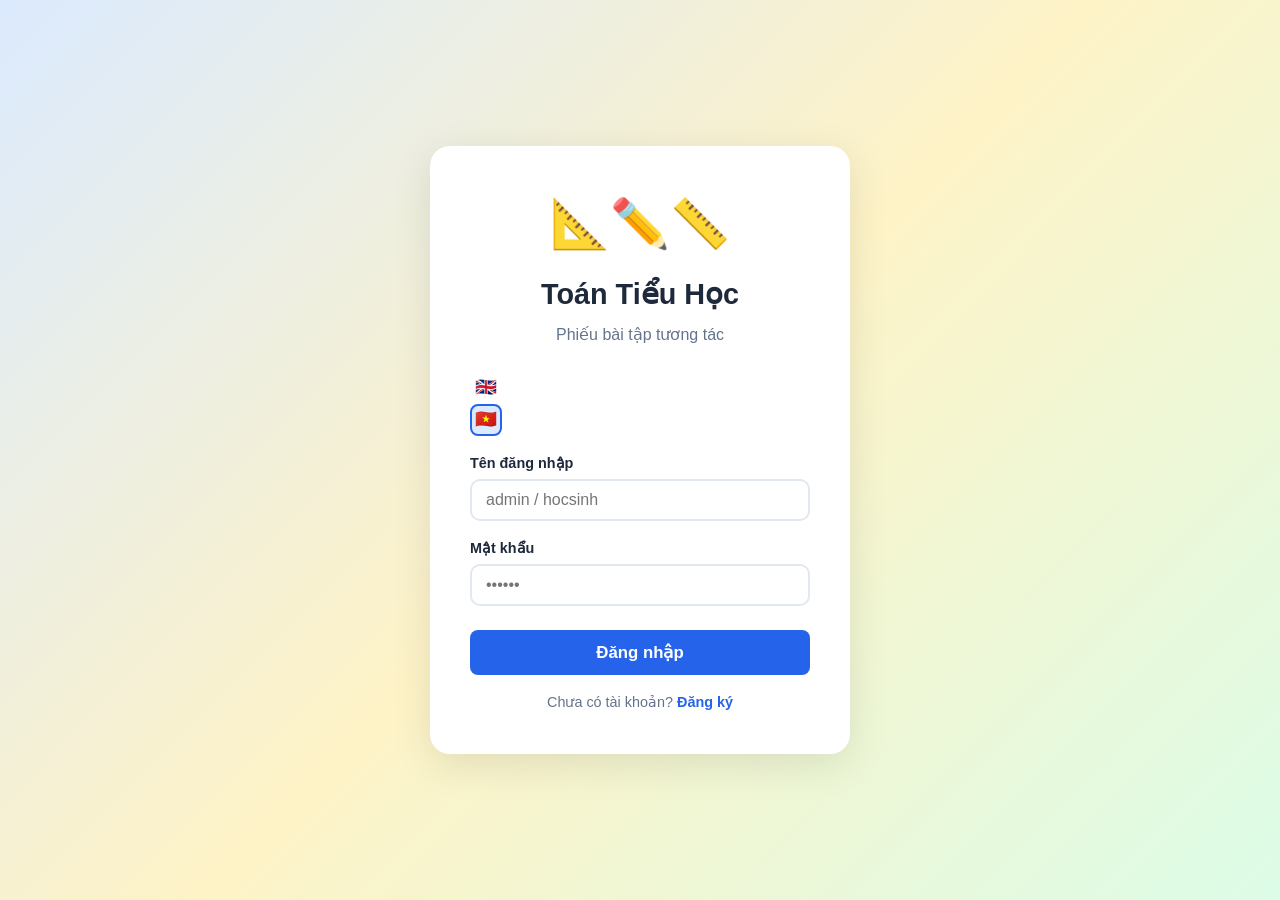
<file: templates/login.html>
<!DOCTYPE html>
<html lang="vi">
<head>
<meta charset="UTF-8">
<meta name="viewport" content="width=device-width, initial-scale=1.0">
<title>Đăng nhập — Toán Tiểu Học</title>
<link rel="stylesheet" href="/static/css/main.css">
</head>
<body>

<div class="login-wrap">
  <div class="login-card">
    <div class="logo">📐✏️📏</div>
    <h1><span class="t" data-en="Math Practice" data-vi="Toán Tiểu Học"></span></h1>
    <p class="subtitle"><span class="t" data-en="Interactive Math Worksheets" data-vi="Phiếu bài tập tương tác"></span></p>

    <!-- Language toggle -->
    <div style="text-align:center; margin-bottom:1rem;">
      <button class="lang-btn" onclick="setLang('en')" id="btnEn" title="English">🇬🇧</button>
      <button class="lang-btn active" onclick="setLang('vi')" id="btnVi" title="Tiếng Việt">🇻🇳</button>
    </div>

    <!-- Login form -->
    <div id="loginForm">
      <div class="form-group">
        <label><span class="t" data-en="Username" data-vi="Tên đăng nhập"></span></label>
        <input type="text" class="form-input" id="loginUser" placeholder="admin / hocsinh" autocomplete="username">
      </div>
      <div class="form-group">
        <label><span class="t" data-en="Password" data-vi="Mật khẩu"></span></label>
        <input type="password" class="form-input" id="loginPass" placeholder="••••••" autocomplete="current-password">
      </div>
      <div id="loginError" class="form-error" style="display:none;"></div>
      <button class="btn btn-primary btn-lg" style="width:100%; margin-top:0.5rem; justify-content:center;" onclick="doLogin()">
        <span class="t" data-en="Log in" data-vi="Đăng nhập"></span>
      </button>
      <p class="form-toggle">
        <span class="t" data-en="No account?" data-vi="Chưa có tài khoản?"></span>
        <a onclick="showRegister()"><span class="t" data-en="Register" data-vi="Đăng ký"></span></a>
      </p>
    </div>

    <!-- Register form -->
    <div id="registerForm" class="hidden">
      <div class="form-group">
        <label><span class="t" data-en="Display name" data-vi="Tên hiển thị"></span></label>
        <input type="text" class="form-input" id="regName" placeholder="Nguyễn Văn A">
      </div>
      <div class="form-group">
        <label><span class="t" data-en="Username" data-vi="Tên đăng nhập"></span></label>
        <input type="text" class="form-input" id="regUser" autocomplete="username">
      </div>
      <div class="form-group">
        <label><span class="t" data-en="Password" data-vi="Mật khẩu"></span></label>
        <input type="password" class="form-input" id="regPass" autocomplete="new-password">
      </div>
      <div class="form-group">
        <label><span class="t" data-en="Grade" data-vi="Lớp"></span></label>
        <select class="form-input" id="regGrade">
          <option value="1">Lớp 1</option>
          <option value="2">Lớp 2</option>
          <option value="3">Lớp 3</option>
          <option value="4">Lớp 4</option>
          <option value="5">Lớp 5</option>
        </select>
      </div>
      <div id="regError" class="form-error" style="display:none;"></div>
      <button class="btn btn-success btn-lg" style="width:100%; margin-top:0.5rem; justify-content:center;" onclick="doRegister()">
        <span class="t" data-en="Register" data-vi="Đăng ký"></span>
      </button>
      <p class="form-toggle">
        <span class="t" data-en="Already have an account?" data-vi="Đã có tài khoản?"></span>
        <a onclick="showLogin()"><span class="t" data-en="Log in" data-vi="Đăng nhập"></span></a>
      </p>
    </div>
  </div>
</div>

<script>
let currentLang = 'vi';

function setLang(lang) {
  currentLang = lang;
  document.querySelectorAll('.t').forEach(el => {
    const txt = el.dataset[lang];
    if (txt !== undefined) el.textContent = txt;
  });
  document.getElementById('btnEn').classList.toggle('active', lang === 'en');
  document.getElementById('btnVi').classList.toggle('active', lang === 'vi');
  document.documentElement.lang = lang;
}

function T(en, vi) { return currentLang === 'vi' ? vi : en; }

function showRegister() {
  document.getElementById('loginForm').classList.add('hidden');
  document.getElementById('registerForm').classList.remove('hidden');
}
function showLogin() {
  document.getElementById('registerForm').classList.add('hidden');
  document.getElementById('loginForm').classList.remove('hidden');
}

async function doLogin() {
  const username = document.getElementById('loginUser').value.trim();
  const password = document.getElementById('loginPass').value;
  const errEl = document.getElementById('loginError');
  errEl.style.display = 'none';

  if (!username || !password) {
    errEl.textContent = T('Please fill in all fields', 'Vui lòng điền đầy đủ');
    errEl.style.display = 'block';
    return;
  }

  try {
    const res = await fetch('/api/auth/login', {
      method: 'POST',
      headers: {'Content-Type': 'application/json'},
      body: JSON.stringify({username, password})
    });
    const data = await res.json();
    if (!res.ok) {
      errEl.textContent = data.detail || T('Login failed', 'Đăng nhập thất bại');
      errEl.style.display = 'block';
      return;
    }
    localStorage.setItem('token', data.token);
    localStorage.setItem('user', JSON.stringify(data.user));
    localStorage.setItem('lang', currentLang);
    window.location.href = '/';
  } catch (e) {
    errEl.textContent = T('Connection error', 'Lỗi kết nối');
    errEl.style.display = 'block';
  }
}

async function doRegister() {
  const display_name = document.getElementById('regName').value.trim();
  const username = document.getElementById('regUser').value.trim();
  const password = document.getElementById('regPass').value;
  const lop = parseInt(document.getElementById('regGrade').value);
  const errEl = document.getElementById('regError');
  errEl.style.display = 'none';

  if (!display_name || !username || !password) {
    errEl.textContent = T('Please fill in all fields', 'Vui lòng điền đầy đủ');
    errEl.style.display = 'block';
    return;
  }

  try {
    const res = await fetch('/api/auth/register', {
      method: 'POST',
      headers: {'Content-Type': 'application/json'},
      body: JSON.stringify({username, password, display_name, lop})
    });
    const data = await res.json();
    if (!res.ok) {
      errEl.textContent = data.detail || T('Registration failed', 'Đăng ký thất bại');
      errEl.style.display = 'block';
      return;
    }
    localStorage.setItem('token', data.token);
    localStorage.setItem('user', JSON.stringify(data.user));
    localStorage.setItem('lang', currentLang);
    window.location.href = '/';
  } catch (e) {
    errEl.textContent = T('Connection error', 'Lỗi kết nối');
    errEl.style.display = 'block';
  }
}

// Enter key support
document.getElementById('loginPass').addEventListener('keydown', e => { if(e.key==='Enter') doLogin(); });
document.getElementById('regPass').addEventListener('keydown', e => { if(e.key==='Enter') doRegister(); });

// Check if already logged in — verify token is still valid
(async function checkExistingSession() {
  const token = localStorage.getItem('token');
  if (!token) return;
  try {
    const res = await fetch('/api/auth/me', {
      headers: {'Authorization': 'Bearer ' + token}
    });
    if (res.ok) {
      window.location.href = '/';
    } else {
      // Token expired or invalid — clear it
      localStorage.removeItem('token');
      localStorage.removeItem('user');
    }
  } catch(e) {
    // Network error — keep token, let user decide
  }
})();

// Init language
const savedLang = localStorage.getItem('lang');
if (savedLang) setLang(savedLang);
else setLang('vi');
</script>
</body>
</html>
</file>
<file: static/css/main.css>
/* ═══════════════════════════════════════════
   Toán Tiểu Học — Main Stylesheet
   Bright, elegant, child-friendly theme
   ═══════════════════════════════════════════ */

:root {
  --primary: #2563eb;
  --primary-light: #dbeafe;
  --primary-dark: #1e40af;
  --success: #16a34a;
  --success-light: #dcfce7;
  --danger: #dc2626;
  --danger-light: #fef2f2;
  --warning: #f59e0b;
  --warning-light: #fef9c3;
  --purple: #7c3aed;
  --purple-light: #ede9fe;
  --text: #1e293b;
  --muted: #64748b;
  --border: #e2e8f0;
  --bg: #f8fafc;
  --card: #ffffff;
  --radius: 12px;

  /* Grade colors */
  --g1: #ef4444; --g1-bg: #fef2f2;
  --g2: #f59e0b; --g2-bg: #fef9c3;
  --g3: #22c55e; --g3-bg: #f0fdf4;
  --g4: #3b82f6; --g4-bg: #eff6ff;
  --g5: #8b5cf6; --g5-bg: #f5f3ff;
}

* { margin: 0; padding: 0; box-sizing: border-box; }

body {
  font-family: 'Segoe UI', -apple-system, BlinkMacSystemFont, sans-serif;
  background: var(--bg);
  color: var(--text);
  line-height: 1.6;
  min-height: 100vh;
}

/* ─── UTILITIES ─── */
.hidden { display: none !important; }
.text-center { text-align: center; }
.text-muted { color: var(--muted); }
.mt-1 { margin-top: 0.5rem; }
.mt-2 { margin-top: 1rem; }
.mb-1 { margin-bottom: 0.5rem; }
.mb-2 { margin-bottom: 1rem; }
.gap-1 { gap: 0.5rem; }
.gap-2 { gap: 1rem; }

/* ─── BUTTONS ─── */
.btn {
  display: inline-flex; align-items: center; gap: 6px;
  padding: 8px 18px; border: none; border-radius: 8px;
  font-size: 0.9rem; font-weight: 600; cursor: pointer;
  transition: all 0.2s; text-decoration: none;
}
.btn:hover { transform: translateY(-1px); box-shadow: 0 2px 8px rgba(0,0,0,0.15); }
.btn:active { transform: translateY(0); }
.btn-primary { background: var(--primary); color: #fff; }
.btn-success { background: var(--success); color: #fff; }
.btn-danger { background: var(--danger); color: #fff; }
.btn-warning { background: var(--warning); color: #fff; }
.btn-outline { background: #fff; color: var(--primary); border: 2px solid var(--primary); }
.btn-ghost { background: transparent; color: var(--muted); }
.btn-sm { padding: 4px 12px; font-size: 0.82rem; }
.btn-lg { padding: 12px 28px; font-size: 1.05rem; }

/* ─── LOGIN PAGE ─── */
.login-wrap {
  min-height: 100vh;
  display: flex; align-items: center; justify-content: center;
  background: linear-gradient(135deg, #dbeafe 0%, #fef3c7 50%, #dcfce7 100%);
  padding: 1rem;
}
.login-card {
  background: #fff; border-radius: 20px; padding: 2.5rem;
  box-shadow: 0 10px 40px rgba(0,0,0,0.1);
  width: 100%; max-width: 420px;
}
.login-card h1 { text-align: center; font-size: 1.8rem; margin-bottom: 0.3rem; }
.login-card .subtitle { text-align: center; color: var(--muted); margin-bottom: 1.5rem; }
.login-card .logo { text-align: center; font-size: 3rem; margin-bottom: 0.5rem; }

.form-group { margin-bottom: 1rem; }
.form-group label { display: block; font-weight: 600; margin-bottom: 4px; font-size: 0.9rem; }
.form-input {
  width: 100%; padding: 10px 14px; border: 2px solid var(--border);
  border-radius: 10px; font-size: 1rem; outline: none; transition: border-color 0.2s;
}
.form-input:focus { border-color: var(--primary); }
.form-input.error { border-color: var(--danger); }
.form-error { color: var(--danger); font-size: 0.82rem; margin-top: 4px; }
.form-toggle {
  text-align: center; margin-top: 1rem; font-size: 0.9rem; color: var(--muted);
}
.form-toggle a { color: var(--primary); cursor: pointer; font-weight: 600; }

/* ─── TOP BAR ─── */
.topbar {
  background: #fff; border-bottom: 2px solid var(--border);
  padding: 0.6rem 1.5rem; display: flex; align-items: center;
  justify-content: space-between; position: sticky; top: 0; z-index: 100;
}
.topbar-left { display: flex; align-items: center; gap: 12px; }
.topbar-logo { font-size: 1.4rem; font-weight: 700; color: var(--primary); }
.topbar-right { display: flex; align-items: center; gap: 10px; }
.lang-btn {
  width: 32px; height: 32px; border: 2px solid transparent;
  border-radius: 8px; cursor: pointer; font-size: 1.1rem;
  background: none; transition: all 0.2s; display: flex; align-items: center; justify-content: center;
}
.lang-btn:hover { background: var(--bg); }
.lang-btn.active { border-color: var(--primary); background: var(--primary-light); }
.user-badge {
  display: flex; align-items: center; gap: 6px;
  padding: 4px 10px; background: var(--bg); border-radius: 8px;
  font-size: 0.85rem; font-weight: 600;
}

/* ─── GRADE TABS ─── */
.grade-tabs {
  display: flex; gap: 0; background: #fff; border-bottom: 2px solid var(--border);
  padding: 0 1rem; overflow-x: auto;
}
.grade-tab {
  padding: 12px 24px; font-weight: 700; font-size: 1rem;
  cursor: pointer; border: none; background: none;
  border-bottom: 3px solid transparent; transition: all 0.2s;
  white-space: nowrap; color: var(--muted);
}
.grade-tab:hover { color: var(--text); background: var(--bg); }
.grade-tab.active { border-bottom-color: var(--primary); color: var(--primary); }
.grade-tab[data-lop="1"] { --gc: var(--g1); }
.grade-tab[data-lop="2"] { --gc: var(--g2); }
.grade-tab[data-lop="3"] { --gc: var(--g3); }
.grade-tab[data-lop="4"] { --gc: var(--g4); }
.grade-tab[data-lop="5"] { --gc: var(--g5); }
.grade-tab.active { border-bottom-color: var(--gc); color: var(--gc); }

/* ─── MAIN LAYOUT ─── */
.main-content { max-width: 1200px; margin: 0 auto; padding: 1.5rem; }

/* ─── WEEK GRID ─── */
.semester-label {
  font-size: 1.1rem; font-weight: 700; color: var(--primary);
  margin: 1.5rem 0 0.8rem; padding-bottom: 6px;
  border-bottom: 2px solid var(--primary-light);
  display: flex; align-items: center; gap: 8px;
}
.week-grid {
  display: grid;
  grid-template-columns: repeat(auto-fill, minmax(130px, 1fr));
  gap: 10px; margin-bottom: 1.5rem;
}
.week-card {
  background: #fff; border: 2px solid var(--border); border-radius: var(--radius);
  padding: 14px 10px; text-align: center; cursor: pointer;
  transition: all 0.2s; position: relative;
}
.week-card:hover { border-color: var(--primary); transform: translateY(-2px); box-shadow: 0 4px 12px rgba(0,0,0,0.08); }
.week-card .week-num { font-size: 1.3rem; font-weight: 700; }
.week-card .week-label { font-size: 0.75rem; color: var(--muted); margin-top: 2px; }
.week-card .week-progress {
  position: absolute; top: 6px; right: 6px;
  width: 20px; height: 20px; border-radius: 50%;
  display: flex; align-items: center; justify-content: center;
  font-size: 0.65rem; font-weight: 700;
}
.week-card .week-progress.done { background: var(--success-light); color: var(--success); }
.week-card .week-progress.partial { background: var(--warning-light); color: var(--warning); }
.week-card.special { background: linear-gradient(135deg, var(--purple-light), var(--primary-light)); border-color: var(--purple); }
.week-card.special .week-num { color: var(--purple); }

/* ─── EXERCISE VIEW ─── */
.exercise-header {
  background: linear-gradient(135deg, var(--primary), var(--purple));
  color: #fff; padding: 1.5rem; border-radius: var(--radius);
  margin-bottom: 1.5rem;
}
.exercise-header h1 { font-size: 1.4rem; }
.exercise-header .week-meta { font-size: 0.9rem; opacity: 0.9; margin-top: 4px; }
.exercise-back { display: inline-flex; align-items: center; gap: 4px; color: rgba(255,255,255,0.9); cursor: pointer; font-size: 0.9rem; margin-bottom: 8px; }
.exercise-back:hover { color: #fff; }

.yccd-panel {
  background: var(--warning-light); border: 2px solid #fbbf24;
  border-radius: var(--radius); padding: 1rem 1.2rem; margin-bottom: 1rem;
}
.yccd-panel h3 { color: #92400e; font-size: 0.95rem; margin-bottom: 6px; }
.yccd-item { font-size: 0.85rem; color: #78350f; padding: 3px 0; display: flex; gap: 6px; }
.yccd-item::before { content: "📌"; flex-shrink: 0; }

.section-title {
  font-size: 1.1rem; font-weight: 700; color: var(--primary);
  margin: 1.5rem 0 0.8rem; display: flex; align-items: center; gap: 8px;
}

/* ─── EXERCISE CARDS ─── */
.ex-card {
  background: #fff; border: 2px solid var(--border); border-radius: var(--radius);
  padding: 1.2rem; margin-bottom: 1rem; transition: border-color 0.3s;
}
.ex-card.correct { border-color: var(--success); background: #fafff8; }
.ex-card.wrong { border-color: var(--danger); background: #fffafa; }
.ex-card h3 { font-size: 1rem; margin-bottom: 0.5rem; }
.ex-card .instruction { color: var(--muted); font-size: 0.9rem; margin-bottom: 0.8rem; }
.ex-card .tts-btn {
  display: inline-flex; align-items: center; gap: 4px;
  background: var(--primary-light); color: var(--primary);
  border: 1px solid var(--primary); border-radius: 20px;
  padding: 3px 10px; font-size: 0.8rem; cursor: pointer;
  margin-bottom: 0.5rem;
}
.ex-card .tts-btn:hover { background: var(--primary); color: #fff; }

/* ─── EXERCISE INTERACTIVES ─── */
.num-input {
  width: 42px; height: 34px; text-align: center; font-size: 1rem;
  font-weight: 700; border: 2px solid var(--border); border-radius: 8px;
  outline: none; transition: border-color 0.2s;
}
.num-input:focus { border-color: var(--primary); }
.num-input.correct { border-color: var(--success); background: var(--success-light); }
.num-input.wrong { border-color: var(--danger); background: var(--danger-light); }

.compute-row { display: flex; flex-wrap: wrap; gap: 0.8rem; margin: 0.5rem 0; }
.compute-item { font-size: 1.05rem; font-weight: 500; }

.check-msg { font-size: 0.9rem; font-weight: 600; margin-left: 8px; }
.check-msg.ok { color: var(--success); }
.check-msg.nope { color: var(--danger); }

.hint-btn {
  display: inline-flex; align-items: center; gap: 4px;
  background: #eff6ff; border: 1.5px solid #93c5fd; border-radius: 8px;
  padding: 3px 10px; font-size: 0.8rem; color: var(--primary); cursor: pointer;
  margin-bottom: 0.4rem;
}
.hint-btn:hover { background: var(--primary-light); }
.hint-text {
  display: none; background: #f0f9ff; border-left: 3px solid #60a5fa;
  border-radius: 0 8px 8px 0; padding: 0.4rem 0.8rem; margin-bottom: 0.5rem;
  font-size: 0.85rem; color: var(--primary-dark); line-height: 1.5;
}
.hint-text.show { display: block; }

/* Coloring */
.color-toolbar { display: flex; align-items: center; gap: 6px; flex-wrap: wrap; margin: 0.5rem 0; padding: 6px 10px; background: var(--bg); border-radius: 8px; }
.color-btn { width: 30px; height: 30px; border-radius: 50%; border: 3px solid #fff; box-shadow: 0 0 0 2px var(--border); cursor: pointer; transition: all 0.2s; }
.color-btn:hover { transform: scale(1.1); }
.color-btn.active { box-shadow: 0 0 0 3px var(--primary); }
.fruits-grid { display: flex; flex-wrap: wrap; gap: 8px; margin: 0.5rem 0; justify-content: center; }
.fruit-slot {
  width: 50px; height: 50px; border: 2px solid var(--border); border-radius: 10px;
  display: flex; align-items: center; justify-content: center; font-size: 1.8rem;
  cursor: pointer; transition: all 0.2s; background: #fff;
}
.fruit-slot:hover { border-color: var(--primary); transform: scale(1.05); }
.fruit-slot.colored { border-color: var(--success); }

/* Matching */
.match-container { display: flex; justify-content: space-between; position: relative; padding: 0 10px; }
.match-col { display: flex; flex-direction: column; gap: 10px; width: 42%; }
.match-item {
  padding: 8px 12px; border: 2px solid var(--border); border-radius: 10px;
  text-align: center; cursor: pointer; transition: all 0.2s; background: #fff;
  font-weight: 600; font-size: 0.95rem;
}
.match-item:hover { border-color: var(--primary); }
.match-item.selected { border-color: var(--primary); background: var(--primary-light); }
.match-item.matched { border-color: var(--success); background: var(--success-light); }

/* Table fill */
.math-table { border-collapse: collapse; margin: 0.5rem auto; }
.math-table th, .math-table td { border: 2px solid var(--border); padding: 6px 10px; text-align: center; min-width: 42px; }
.math-table th { background: var(--primary-light); color: var(--primary-dark); font-weight: 700; }

/* Image exercises */
.ex-image { max-width: 100%; border-radius: 8px; margin: 0.5rem 0; border: 1px solid var(--border); }
.ex-image-grid { display: flex; flex-wrap: wrap; gap: 10px; justify-content: center; margin: 0.5rem 0; }
.ex-image-grid img { max-width: 300px; border-radius: 8px; border: 1px solid var(--border); }

/* ─── VOCAB BOX ─── */
.vocab-box {
  background: linear-gradient(135deg, #fef9c3, #fef3c7); border: 2px solid #fbbf24;
  border-radius: var(--radius); padding: 0.8rem 1rem; margin-bottom: 1rem;
}
.vocab-box h3 { color: #92400e; font-size: 0.95rem; margin-bottom: 0.5rem; }
.vocab-grid { display: flex; flex-wrap: wrap; gap: 4px; }
.vocab-word {
  display: inline-flex; align-items: center; gap: 3px;
  background: #fff; border: 1.5px solid #fcd34d; border-radius: 20px;
  padding: 3px 8px; font-size: 0.82rem; cursor: pointer; transition: all 0.2s;
}
.vocab-word:hover { background: #fef3c7; transform: scale(1.03); }
.vocab-word .vw-en { font-weight: 600; color: var(--primary-dark); }
.vocab-word .vw-vi { color: #92400e; font-size: 0.75rem; }

/* ─── SCORE BAR ─── */
.score-bar {
  position: sticky; bottom: 0; z-index: 90;
  background: #fff; border-top: 2px solid var(--border);
  padding: 8px 1.5rem; display: flex; align-items: center;
  justify-content: space-between;
}
.score-bar .score-text { font-weight: 700; font-size: 1rem; }
.score-bar .progress-bar { flex: 1; max-width: 300px; height: 8px; background: var(--bg); border-radius: 4px; margin: 0 12px; overflow: hidden; }
.score-bar .progress-fill { height: 100%; background: var(--success); border-radius: 4px; transition: width 0.5s ease; }

/* ─── ADMIN PANEL ─── */
.admin-toolbar {
  background: var(--warning-light); border: 2px solid var(--warning);
  border-radius: var(--radius); padding: 0.8rem; margin-bottom: 1rem;
  display: flex; align-items: center; gap: 8px; flex-wrap: wrap;
}
.admin-badge { background: var(--warning); color: #fff; padding: 2px 8px; border-radius: 4px; font-size: 0.75rem; font-weight: 700; }

.modal-overlay {
  position: fixed; inset: 0; background: rgba(0,0,0,0.4); z-index: 200;
  display: flex; align-items: center; justify-content: center; padding: 1rem;
}
.modal {
  background: #fff; border-radius: 16px; padding: 1.5rem; width: 100%;
  max-width: 700px; max-height: 85vh; overflow-y: auto; box-shadow: 0 10px 40px rgba(0,0,0,0.2);
}
.modal h2 { margin-bottom: 1rem; }
.modal .form-group { margin-bottom: 0.8rem; }
.modal textarea { width: 100%; min-height: 80px; font-family: monospace; font-size: 0.85rem; resize: vertical; }

/* ─── RESPONSIVE ─── */
@media (max-width: 640px) {
  .topbar { padding: 0.5rem 0.8rem; }
  .grade-tab { padding: 10px 14px; font-size: 0.9rem; }
  .main-content { padding: 0.8rem; }
  .week-grid { grid-template-columns: repeat(auto-fill, minmax(100px, 1fr)); gap: 6px; }
  .week-card { padding: 10px 6px; }
  .week-card .week-num { font-size: 1.1rem; }
  .ex-card { padding: 0.8rem; }
}
</file>
